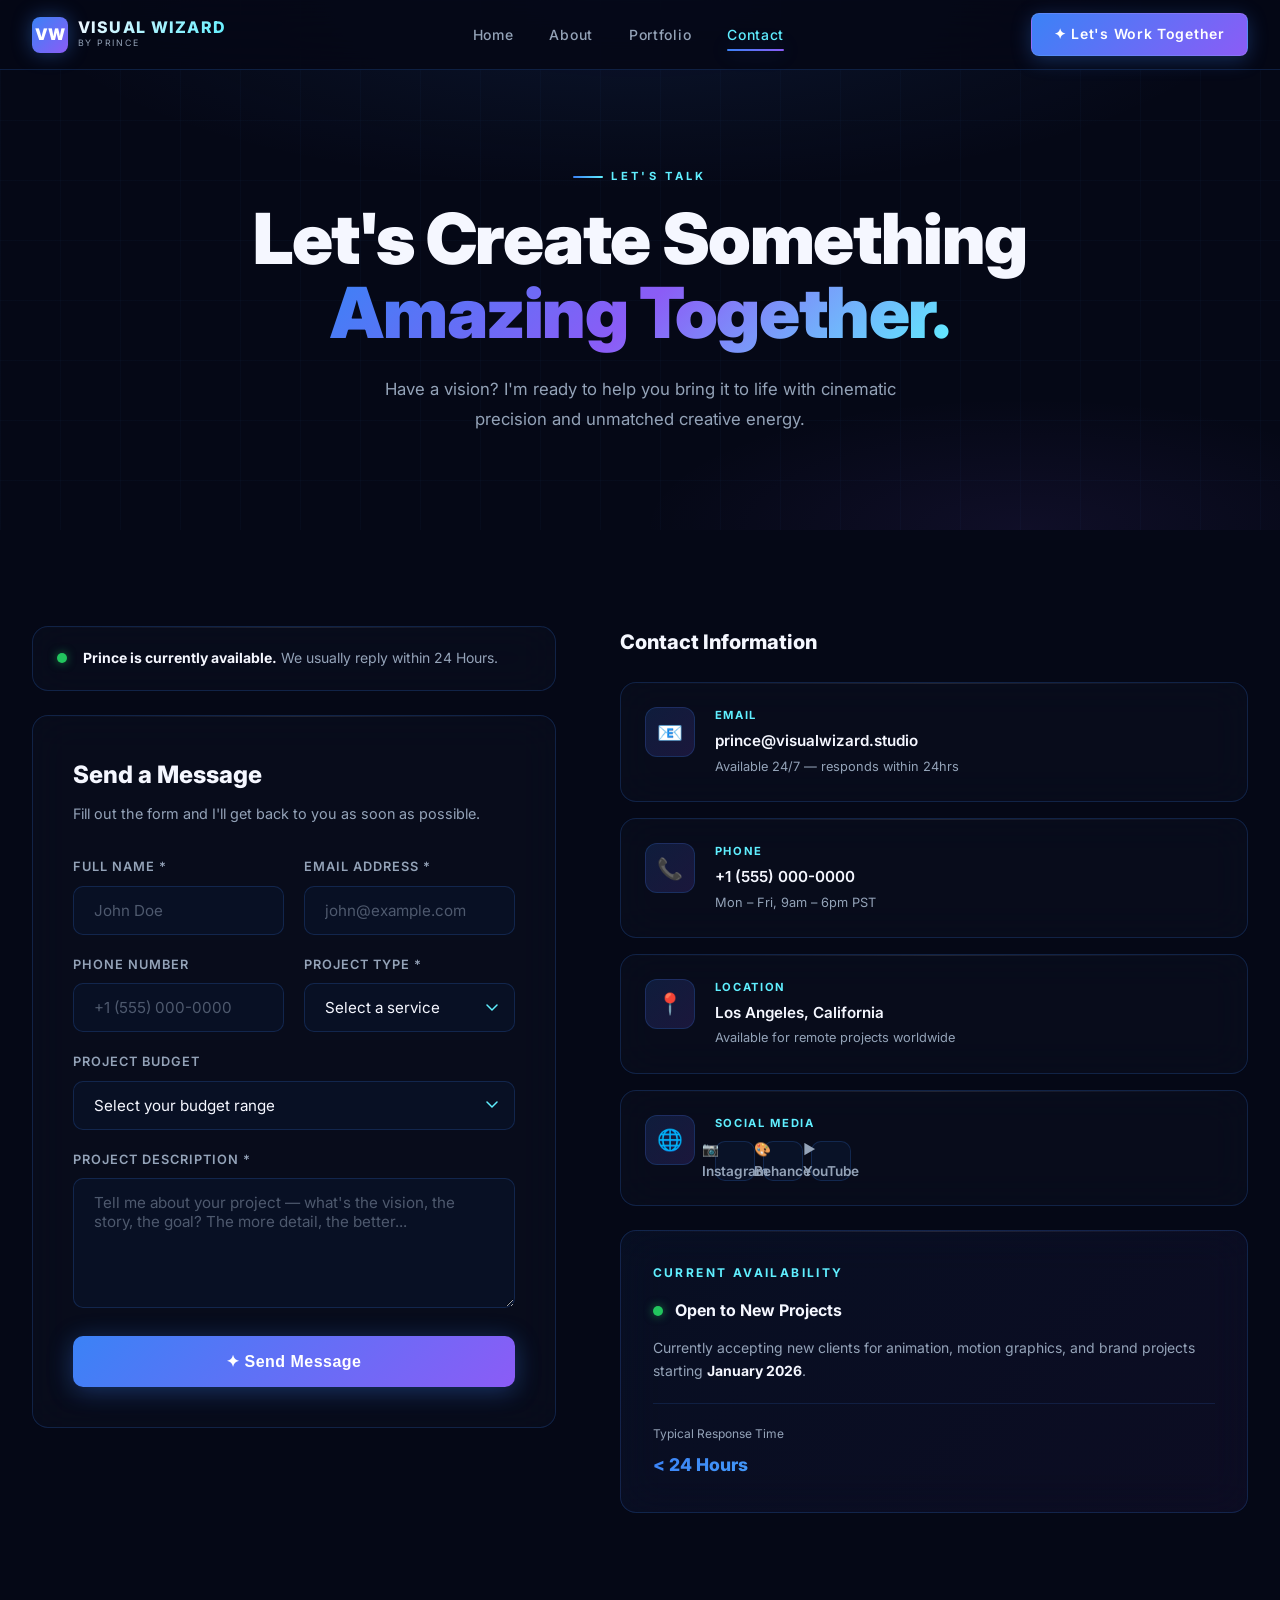
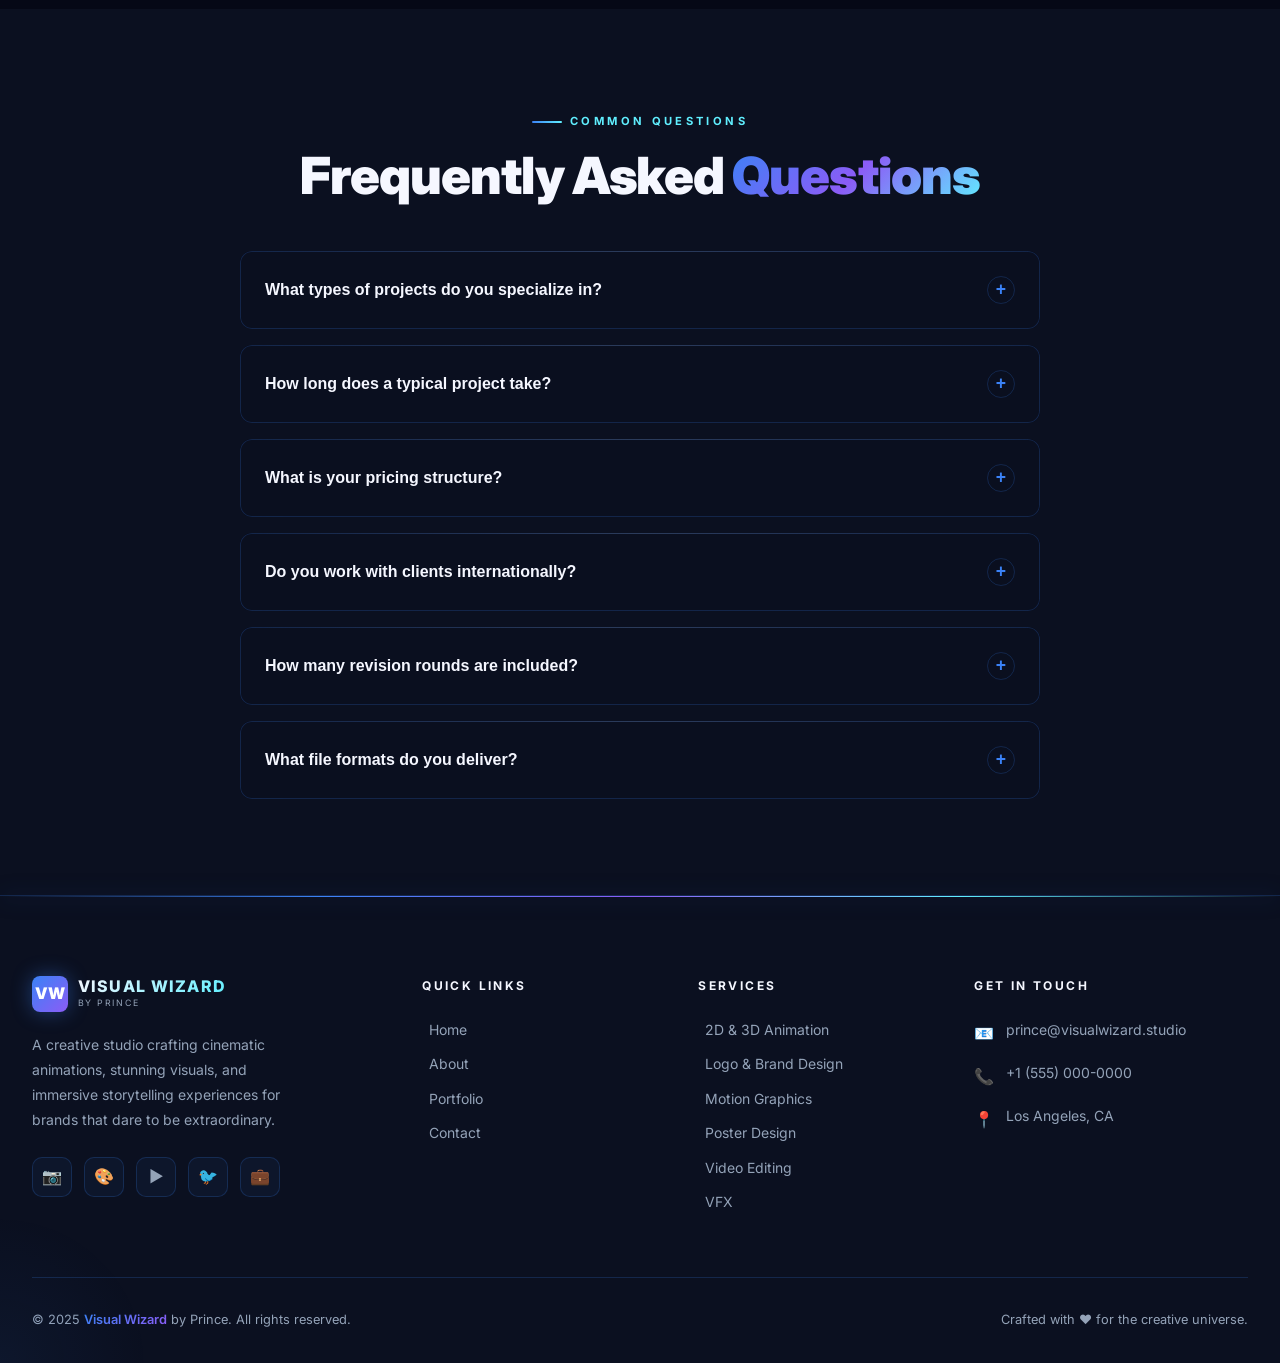
<file: contact.html>
<!DOCTYPE html>
<html lang="en">
<head>
  <meta charset="UTF-8">
  <meta name="viewport" content="width=device-width, initial-scale=1.0">
  <title>Contact — Visual Wizard | Prince</title>
  <meta name="description" content="Get in touch with Prince — Visual Wizard Creative Studio. Let's create something extraordinary together.">
  <link rel="stylesheet" href="style.css">
  <link href="https://fonts.googleapis.com/css2?family=Inter:wght@300;400;500;600;700;800;900&display=swap" rel="stylesheet">
</head>
<body>

<!-- LOADER -->
<div id="loader">
  <div class="loader-logo">VISUAL WIZARD</div>
  <div class="loader-bar-wrap"><div class="loader-bar"></div></div>
  <div class="loader-text">Opening Communications...</div>
</div>

<!-- NAVBAR -->
<nav>
  <a href="index.html" class="nav-logo">
    <div class="nav-logo-icon">VW</div>
    <div>
      <div class="nav-logo-text">VISUAL WIZARD</div>
      <span class="nav-logo-sub">by Prince</span>
    </div>
  </a>
  <ul class="nav-links">
    <li><a href="index.html">Home</a></li>
    <li><a href="about.html">About</a></li>
    <li><a href="portfolio.html">Portfolio</a></li>
    <li><a href="contact.html" class="active">Contact</a></li>
  </ul>
  <a href="contact.html" class="nav-cta">✦ Let's Work Together</a>
  <button class="hamburger" aria-label="Menu">
    <span></span><span></span><span></span>
  </button>
</nav>
<div class="mobile-menu">
  <a href="index.html">Home</a>
  <a href="about.html">About</a>
  <a href="portfolio.html">Portfolio</a>
  <a href="contact.html" class="active">Contact</a>
  <a href="contact.html" class="nav-cta">✦ Let's Work Together</a>
</div>

<!-- PAGE HERO -->
<div class="page-hero">
  <div class="page-hero-bg"></div>
  <div class="page-hero-grid"></div>
  <div style="position:relative;z-index:1;max-width:900px;margin:0 auto;text-align:center;">
    <div class="section-label" style="justify-content:center;">Let's Talk</div>
    <h1 class="section-title" style="font-size:clamp(2rem,5.5vw,4.5rem);margin-bottom:1.5rem;line-height:1.05;">
      Let's Create Something<br><span class="highlight">Amazing Together.</span>
    </h1>
    <p style="color:var(--gray);font-size:1.05rem;max-width:580px;margin:0 auto;line-height:1.8;">
      Have a vision? I'm ready to help you bring it to life with cinematic precision and unmatched creative energy.
    </p>
  </div>
</div>

<!-- CONTACT SECTION -->
<section>
  <div class="section-container">
    <div class="contact-grid">

      <!-- LEFT: Form -->
      <div>
        <!-- Reply Badge -->
        <div class="glass-card reply-badge anim-fadeup" style="margin-bottom:1.5rem;">
          <div class="reply-dot"></div>
          <div class="reply-text"><strong>Prince is currently available.</strong> We usually reply within 24 Hours.</div>
        </div>

        <!-- Contact Form -->
        <div class="glass-card contact-form anim-fadeup anim-delay-1">
          <div style="margin-bottom:2rem;">
            <h2 style="font-size:1.5rem;font-weight:800;margin-bottom:0.5rem;">Send a Message</h2>
            <p style="color:var(--gray);font-size:0.9rem;">Fill out the form and I'll get back to you as soon as possible.</p>
          </div>

          <form id="contact-form" novalidate>
            <div class="form-row">
              <div class="form-group">
                <label class="form-label">Full Name *</label>
                <input type="text" class="form-input" placeholder="John Doe" required>
              </div>
              <div class="form-group">
                <label class="form-label">Email Address *</label>
                <input type="email" class="form-input" placeholder="john@example.com" required>
              </div>
            </div>

            <div class="form-row">
              <div class="form-group">
                <label class="form-label">Phone Number</label>
                <input type="tel" class="form-input" placeholder="+1 (555) 000-0000">
              </div>
              <div class="form-group">
                <label class="form-label">Project Type *</label>
                <select class="form-select" required>
                  <option value="" disabled selected>Select a service</option>
                  <option value="animation">2D & 3D Animation</option>
                  <option value="branding">Logo & Brand Design</option>
                  <option value="motion">Motion Graphics</option>
                  <option value="poster">Poster & Key Visuals</option>
                  <option value="editing">Video Editing</option>
                  <option value="vfx">VFX</option>
                  <option value="other">Other</option>
                </select>
              </div>
            </div>

            <div class="form-group">
              <label class="form-label">Project Budget</label>
              <select class="form-select">
                <option value="" disabled selected>Select your budget range</option>
                <option>Under $500</option>
                <option>$500 – $1,000</option>
                <option>$1,000 – $2,500</option>
                <option>$2,500 – $5,000</option>
                <option>$5,000 – $10,000</option>
                <option>$10,000+</option>
              </select>
            </div>

            <div class="form-group">
              <label class="form-label">Project Description *</label>
              <textarea class="form-textarea" placeholder="Tell me about your project — what's the vision, the story, the goal? The more detail, the better..." required></textarea>
            </div>

            <button type="submit" class="btn-primary" style="width:100%;justify-content:center;padding:1rem;font-size:1rem;">
              ✦ Send Message
            </button>
          </form>

          <!-- Success Message -->
          <div id="form-success" style="display:none;text-align:center;padding:2rem;background:rgba(34,197,94,0.08);border:1px solid rgba(34,197,94,0.3);border-radius:12px;margin-top:1.5rem;">
            <div style="font-size:2rem;margin-bottom:0.75rem;">🚀</div>
            <div style="font-size:1.1rem;font-weight:700;margin-bottom:0.5rem;">Message Sent!</div>
            <div style="color:var(--gray);font-size:0.9rem;">Thank you for reaching out. I'll get back to you within 24 hours.</div>
          </div>
        </div>
      </div>

      <!-- RIGHT: Info Cards -->
      <div class="anim-fadeup anim-delay-2">
        <h3 style="font-size:1.25rem;font-weight:800;margin-bottom:1.5rem;">Contact Information</h3>

        <div class="contact-info-cards">
          <div class="glass-card info-card">
            <div class="info-icon">📧</div>
            <div>
              <div class="info-label">Email</div>
              <div class="info-value">prince@visualwizard.studio</div>
              <div class="info-sub">Available 24/7 — responds within 24hrs</div>
            </div>
          </div>
          <div class="glass-card info-card">
            <div class="info-icon">📞</div>
            <div>
              <div class="info-label">Phone</div>
              <div class="info-value">+1 (555) 000-0000</div>
              <div class="info-sub">Mon – Fri, 9am – 6pm PST</div>
            </div>
          </div>
          <div class="glass-card info-card">
            <div class="info-icon">📍</div>
            <div>
              <div class="info-label">Location</div>
              <div class="info-value">Los Angeles, California</div>
              <div class="info-sub">Available for remote projects worldwide</div>
            </div>
          </div>
          <div class="glass-card info-card">
            <div class="info-icon">🌐</div>
            <div>
              <div class="info-label">Social Media</div>
              <div class="info-value" style="display:flex;gap:0.5rem;margin-top:0.5rem;flex-wrap:wrap;">
                <a href="#" class="social-btn" style="font-size:0.85rem;">📷 Instagram</a>
                <a href="#" class="social-btn" style="font-size:0.85rem;">🎨 Behance</a>
                <a href="#" class="social-btn" style="font-size:0.85rem;">▶ YouTube</a>
              </div>
            </div>
          </div>
        </div>

        <!-- Availability Card -->
        <div class="glass-card anim-fadeup anim-delay-3" style="padding:2rem;margin-top:1.5rem;background:linear-gradient(135deg,rgba(59,130,246,0.06),rgba(139,92,246,0.06));">
          <div style="font-size:0.75rem;letter-spacing:0.2em;color:var(--cyan);text-transform:uppercase;font-weight:700;margin-bottom:1rem;">Current Availability</div>
          <div style="display:flex;align-items:center;gap:0.75rem;margin-bottom:0.75rem;">
            <div style="width:10px;height:10px;border-radius:50%;background:#22c55e;box-shadow:0 0 10px rgba(34,197,94,0.6);animation:pulse 1.5s ease infinite;flex-shrink:0;"></div>
            <div style="font-weight:700;color:var(--white);">Open to New Projects</div>
          </div>
          <p style="color:var(--gray);font-size:0.875rem;line-height:1.7;">Currently accepting new clients for animation, motion graphics, and brand projects starting <strong style="color:var(--white);">January 2026</strong>.</p>
          <div style="margin-top:1.25rem;padding-top:1.25rem;border-top:1px solid rgba(59,130,246,0.15);">
            <div style="font-size:0.75rem;color:var(--gray);margin-bottom:0.5rem;">Typical Response Time</div>
            <div style="font-size:1.1rem;font-weight:800;background:linear-gradient(135deg,var(--blue),var(--cyan));-webkit-background-clip:text;-webkit-text-fill-color:transparent;background-clip:text;">< 24 Hours</div>
          </div>
        </div>
      </div>
    </div>
  </div>
</section>

<!-- FAQ -->
<section style="background:var(--bg-secondary);padding:6rem 2rem;">
  <div class="section-container">
    <div class="text-center anim-fadeup" style="margin-bottom:3rem;">
      <div class="section-label" style="justify-content:center;">Common Questions</div>
      <h2 class="section-title">Frequently Asked <span class="highlight">Questions</span></h2>
    </div>

    <div class="faq-list">

      <div class="faq-item glass-card anim-fadeup anim-delay-1" style="background:transparent;border:none;">
        <button class="faq-question">
          What types of projects do you specialize in?
          <span class="faq-icon">+</span>
        </button>
        <div class="faq-answer">
          <div class="faq-answer-inner">
            I specialize in 2D & 3D animation, motion graphics, VFX compositing, logo and brand design, poster art, and video editing. I love cinematic and anime-inspired projects, but I'm versatile and adaptable to any visual style or creative direction you need.
          </div>
        </div>
      </div>

      <div class="faq-item glass-card anim-fadeup anim-delay-2" style="background:transparent;border:none;">
        <button class="faq-question">
          How long does a typical project take?
          <span class="faq-icon">+</span>
        </button>
        <div class="faq-answer">
          <div class="faq-answer-inner">
            Project timelines vary based on scope and complexity. A logo design may take 3–7 days, while a full animated short film could take 4–12 weeks. I always provide a detailed timeline estimate during our initial consultation so you know exactly what to expect.
          </div>
        </div>
      </div>

      <div class="faq-item glass-card anim-fadeup anim-delay-3" style="background:transparent;border:none;">
        <button class="faq-question">
          What is your pricing structure?
          <span class="faq-icon">+</span>
        </button>
        <div class="faq-answer">
          <div class="faq-answer-inner">
            Pricing is project-based and depends on the scope, complexity, and timeline of your project. I offer transparent quotes with no hidden fees. Fill out the contact form with your project details, and I'll provide a custom quote within 24 hours.
          </div>
        </div>
      </div>

      <div class="faq-item glass-card anim-fadeup anim-delay-4" style="background:transparent;border:none;">
        <button class="faq-question">
          Do you work with clients internationally?
          <span class="faq-icon">+</span>
        </button>
        <div class="faq-answer">
          <div class="faq-answer-inner">
            Absolutely! I work with clients worldwide. My studio operates remotely, and I'm comfortable collaborating across time zones through video calls, project management tools, and clear communication channels. Distance is never a barrier to great creative work.
          </div>
        </div>
      </div>

      <div class="faq-item glass-card anim-fadeup anim-delay-5" style="background:transparent;border:none;">
        <button class="faq-question">
          How many revision rounds are included?
          <span class="faq-icon">+</span>
        </button>
        <div class="faq-answer">
          <div class="faq-answer-inner">
            Most projects include 2–3 revision rounds to ensure you're completely satisfied with the result. I encourage open communication throughout the process, so we catch any adjustments early. Additional revisions beyond the agreed rounds are available at a reasonable hourly rate.
          </div>
        </div>
      </div>

      <div class="faq-item glass-card anim-fadeup anim-delay-6" style="background:transparent;border:none;">
        <button class="faq-question">
          What file formats do you deliver?
          <span class="faq-icon">+</span>
        </button>
        <div class="faq-answer">
          <div class="faq-answer-inner">
            I deliver all final assets in your preferred formats. For animation: MP4, MOV, ProRes, GIF. For design: AI, PSD, PDF, PNG, SVG. For video: H.264, H.265, ProRes. You'll always receive full-resolution, ready-to-use files plus source files upon final payment.
          </div>
        </div>
      </div>

    </div>
  </div>
</section>

<!-- FOOTER -->
<footer>
  <div class="footer-grid">
    <div class="footer-brand">
      <a href="index.html" class="nav-logo" style="margin-bottom:1.25rem;display:inline-flex;">
        <div class="nav-logo-icon">VW</div>
        <div>
          <div class="nav-logo-text">VISUAL WIZARD</div>
          <span class="nav-logo-sub">by Prince</span>
        </div>
      </a>
      <p class="footer-bio">A creative studio crafting cinematic animations, stunning visuals, and immersive storytelling experiences for brands that dare to be extraordinary.</p>
      <div class="footer-socials">
        <a href="#" class="social-btn">📷</a>
        <a href="#" class="social-btn">🎨</a>
        <a href="#" class="social-btn">▶</a>
        <a href="#" class="social-btn">🐦</a>
        <a href="#" class="social-btn">💼</a>
      </div>
    </div>
    <div>
      <div class="footer-col-title">Quick Links</div>
      <div class="footer-links">
        <a href="index.html" class="footer-link">Home</a>
        <a href="about.html" class="footer-link">About</a>
        <a href="portfolio.html" class="footer-link">Portfolio</a>
        <a href="contact.html" class="footer-link">Contact</a>
      </div>
    </div>
    <div>
      <div class="footer-col-title">Services</div>
      <div class="footer-links">
        <a href="#" class="footer-link">2D & 3D Animation</a>
        <a href="#" class="footer-link">Logo & Brand Design</a>
        <a href="#" class="footer-link">Motion Graphics</a>
        <a href="#" class="footer-link">Poster Design</a>
        <a href="#" class="footer-link">Video Editing</a>
        <a href="#" class="footer-link">VFX</a>
      </div>
    </div>
    <div>
      <div class="footer-col-title">Get in Touch</div>
      <div class="footer-contact-item">
        <span class="footer-contact-icon">📧</span>
        <div class="footer-contact-text">prince@visualwizard.studio</div>
      </div>
      <div class="footer-contact-item">
        <span class="footer-contact-icon">📞</span>
        <div class="footer-contact-text">+1 (555) 000-0000</div>
      </div>
      <div class="footer-contact-item">
        <span class="footer-contact-icon">📍</span>
        <div class="footer-contact-text">Los Angeles, CA</div>
      </div>
    </div>
  </div>
  <div class="footer-bottom">
    <div class="footer-copy">© 2025 <span>Visual Wizard</span> by Prince. All rights reserved.</div>
    <div class="footer-copy">Crafted with ❤️ for the creative universe.</div>
  </div>
</footer>

<script>
  // FAQ Accordion
  document.querySelectorAll('.faq-question').forEach(btn => {
    btn.addEventListener('click', () => {
      const answer = btn.nextElementSibling;
      const isOpen = btn.classList.contains('open');
      document.querySelectorAll('.faq-question').forEach(b => {
        b.classList.remove('open');
        b.nextElementSibling.classList.remove('open');
      });
      if (!isOpen) {
        btn.classList.add('open');
        answer.classList.add('open');
      }
    });
  });

  // Contact Form
  document.getElementById('contact-form')?.addEventListener('submit', (e) => {
    e.preventDefault();
    const btn = e.target.querySelector('button[type="submit"]');
    btn.textContent = '⏳ Sending...';
    btn.disabled = true;
    setTimeout(() => {
      e.target.style.display = 'none';
      document.getElementById('form-success').style.display = 'block';
    }, 1500);
  });

  // Scroll animations
  const obs = new IntersectionObserver((entries) => {
    entries.forEach(e => { if(e.isIntersecting) e.target.classList.add('visible'); });
  }, { threshold: 0.1 });
  document.querySelectorAll('.anim-fadeup').forEach(el => obs.observe(el));
</script>
<button class="scroll-top" id="scrollTop">↑</button>
<script>
  const scrollTopBtn = document.getElementById('scrollTop');
  window.addEventListener('scroll', () => scrollTopBtn?.classList.toggle('visible', window.scrollY > 400));
  scrollTopBtn?.addEventListener('click', () => window.scrollTo({ top: 0, behavior: 'smooth' }));
</script>
<script src="script.js"></script>
</body>
</html>
</file>
<file: style.css>
.video-box{
  width:100%;
  height:400px;
  border-radius:20px;
  overflow:hidden;
  background:#111;
  border:1px solid rgba(255,255,255,0.1);
}

.video-box iframe{
  width:100%;
  height:100%;
  border:none;
}/* ========== VISUAL WIZARD - CINEMATIC PORTFOLIO CSS ========== */

/* ===== CSS VARIABLES ===== */
:root {
  --bg-primary: #050816;
  --bg-secondary: #0B1020;
  --bg-card: rgba(11, 16, 32, 0.8);
  --blue: #3B82F6;
  --purple: #8B5CF6;
  --cyan: #60EFFF;
  --white: #F5F7FF;
  --gray: #94A3B8;
  --border: rgba(59, 130, 246, 0.2);
  --glow-blue: 0 0 20px rgba(59, 130, 246, 0.4);
  --glow-purple: 0 0 20px rgba(139, 92, 246, 0.4);
  --glow-cyan: 0 0 20px rgba(96, 239, 255, 0.4);
  --font-main: 'Inter', 'Segoe UI', sans-serif;
  --transition: all 0.3s cubic-bezier(0.4, 0, 0.2, 1);
}

/* ===== GLOBAL RESET ===== */
*, *::before, *::after { margin: 0; padding: 0; box-sizing: border-box; }

html { scroll-behavior: smooth; overflow-x: hidden; }

body {
  font-family: var(--font-main);
  background-color: var(--bg-primary);
  color: var(--white);
  overflow-x: hidden;
  line-height: 1.6;
}

/* ===== LOADING SCREEN ===== */
#loader {
  position: fixed;
  inset: 0;
  background: var(--bg-primary);
  display: flex;
  flex-direction: column;
  align-items: center;
  justify-content: center;
  z-index: 9999;
  transition: opacity 0.6s ease, visibility 0.6s ease;
}
#loader.hidden { opacity: 0; visibility: hidden; }
.loader-logo {
  font-size: 2.5rem;
  font-weight: 900;
  letter-spacing: 0.15em;
  background: linear-gradient(135deg, var(--blue), var(--purple), var(--cyan));
  -webkit-background-clip: text;
  -webkit-text-fill-color: transparent;
  background-clip: text;
  margin-bottom: 2rem;
  animation: pulse 1.5s ease-in-out infinite;
}
.loader-bar-wrap {
  width: 220px;
  height: 3px;
  background: rgba(59,130,246,0.15);
  border-radius: 999px;
  overflow: hidden;
}
.loader-bar {
  height: 100%;
  background: linear-gradient(90deg, var(--blue), var(--purple), var(--cyan));
  border-radius: 999px;
  animation: loadBar 2s ease-in-out forwards;
}
.loader-text {
  margin-top: 1rem;
  font-size: 0.75rem;
  letter-spacing: 0.3em;
  color: var(--gray);
  text-transform: uppercase;
  animation: fadeInUp 0.8s ease 0.3s both;
}
@keyframes loadBar { from { width: 0; } to { width: 100%; } }
@keyframes pulse { 0%,100%{opacity:1;} 50%{opacity:0.6;} }

/* ===== SCROLLBAR ===== */
::-webkit-scrollbar { width: 6px; }
::-webkit-scrollbar-track { background: var(--bg-secondary); }
::-webkit-scrollbar-thumb { background: linear-gradient(var(--blue), var(--purple)); border-radius: 3px; }

/* ===== NAVBAR ===== */
nav {
  position: fixed;
  top: 0; left: 0; right: 0;
  z-index: 1000;
  padding: 0 2rem;
  height: 70px;
  display: flex;
  align-items: center;
  justify-content: space-between;
  background: rgba(5, 8, 22, 0.85);
  backdrop-filter: blur(20px);
  -webkit-backdrop-filter: blur(20px);
  border-bottom: 1px solid var(--border);
  transition: var(--transition);
}
nav.scrolled { background: rgba(5, 8, 22, 0.97); box-shadow: 0 4px 30px rgba(0,0,0,0.5); }

.nav-logo {
  display: flex;
  align-items: center;
  gap: 0.6rem;
  text-decoration: none;
}
.nav-logo-icon {
  width: 36px; height: 36px;
  background: linear-gradient(135deg, var(--blue), var(--purple));
  border-radius: 8px;
  display: flex;
  align-items: center;
  justify-content: center;
  font-size: 1rem;
  font-weight: 900;
  color: #fff;
  box-shadow: var(--glow-blue);
}
.nav-logo-text {
  font-size: 1rem;
  font-weight: 800;
  letter-spacing: 0.08em;
  background: linear-gradient(135deg, var(--white), var(--cyan));
  -webkit-background-clip: text;
  -webkit-text-fill-color: transparent;
  background-clip: text;
  line-height: 1.1;
}
.nav-logo-sub {
  font-size: 0.55rem;
  letter-spacing: 0.2em;
  color: var(--gray);
  text-transform: uppercase;
  display: block;
  -webkit-text-fill-color: var(--gray);
}

.nav-links {
  display: flex;
  align-items: center;
  gap: 0.25rem;
  list-style: none;
}
.nav-links a {
  text-decoration: none;
  color: var(--gray);
  font-size: 0.875rem;
  font-weight: 500;
  padding: 0.5rem 1rem;
  border-radius: 6px;
  letter-spacing: 0.05em;
  position: relative;
  transition: var(--transition);
}
.nav-links a::after {
  content: '';
  position: absolute;
  bottom: 0; left: 50%; right: 50%;
  height: 2px;
  background: linear-gradient(90deg, var(--blue), var(--purple));
  border-radius: 1px;
  transition: var(--transition);
  box-shadow: var(--glow-blue);
}
.nav-links a:hover, .nav-links a.active {
  color: var(--white);
}
.nav-links a:hover::after, .nav-links a.active::after {
  left: 1rem; right: 1rem;
}
.nav-links a.active { color: var(--cyan); }

.nav-cta {
  display: inline-flex;
  align-items: center;
  gap: 0.5rem;
  padding: 0.6rem 1.4rem;
  background: linear-gradient(135deg, var(--blue), var(--purple));
  color: #fff !important;
  text-decoration: none;
  border-radius: 8px;
  font-size: 0.875rem;
  font-weight: 600;
  letter-spacing: 0.05em;
  transition: var(--transition);
  box-shadow: 0 4px 20px rgba(59,130,246,0.3);
  border: 1px solid rgba(255,255,255,0.1);
  white-space: nowrap;
}
.nav-cta:hover {
  transform: translateY(-2px);
  box-shadow: 0 8px 30px rgba(59,130,246,0.5);
}
.nav-cta::after { display: none !important; }

.hamburger {
  display: none;
  flex-direction: column;
  gap: 5px;
  cursor: pointer;
  padding: 5px;
  background: none;
  border: none;
}
.hamburger span {
  display: block;
  width: 24px; height: 2px;
  background: var(--white);
  border-radius: 2px;
  transition: var(--transition);
}
.hamburger.open span:nth-child(1) { transform: translateY(7px) rotate(45deg); }
.hamburger.open span:nth-child(2) { opacity: 0; }
.hamburger.open span:nth-child(3) { transform: translateY(-7px) rotate(-45deg); }

.mobile-menu {
  display: none;
  position: fixed;
  top: 70px; left: 0; right: 0;
  background: rgba(5, 8, 22, 0.98);
  backdrop-filter: blur(20px);
  border-bottom: 1px solid var(--border);
  z-index: 999;
  padding: 1.5rem;
  flex-direction: column;
  gap: 0.5rem;
}
.mobile-menu.open { display: flex; }
.mobile-menu a {
  text-decoration: none;
  color: var(--gray);
  font-size: 1rem;
  font-weight: 500;
  padding: 0.75rem 1rem;
  border-radius: 8px;
  border: 1px solid transparent;
  transition: var(--transition);
}
.mobile-menu a:hover, .mobile-menu a.active {
  color: var(--white);
  border-color: var(--border);
  background: rgba(59,130,246,0.05);
}
.mobile-menu .nav-cta { margin-top: 0.5rem; justify-content: center; }

/* ===== HERO SECTION ===== */
.hero {
  min-height: 100vh;
  display: flex;
  align-items: center;
  padding-top: 70px;
  position: relative;
  overflow: hidden;
}
.hero-bg {
  position: absolute;
  inset: 0;
  background:
    radial-gradient(ellipse 80% 50% at 70% 50%, rgba(139,92,246,0.12) 0%, transparent 60%),
    radial-gradient(ellipse 60% 60% at 20% 80%, rgba(59,130,246,0.1) 0%, transparent 50%),
    radial-gradient(ellipse 40% 40% at 80% 10%, rgba(96,239,255,0.06) 0%, transparent 50%);
}
.hero-grid {
  position: absolute;
  inset: 0;
  background-image:
    linear-gradient(rgba(59,130,246,0.03) 1px, transparent 1px),
    linear-gradient(90deg, rgba(59,130,246,0.03) 1px, transparent 1px);
  background-size: 60px 60px;
}
.hero-particles { position: absolute; inset: 0; pointer-events: none; }
.particle {
  position: absolute;
  border-radius: 50%;
  background: linear-gradient(135deg, var(--blue), var(--cyan));
  opacity: 0.6;
  animation: floatParticle linear infinite;
}

.hero-container {
  width: 100%;
  max-width: 1400px;
  margin: 0 auto;
  padding: 4rem 2rem;
  display: grid;
  grid-template-columns: 1fr 1fr;
  gap: 4rem;
  align-items: center;
  position: relative;
  z-index: 1;
}

.hero-label {
  display: inline-flex;
  align-items: center;
  gap: 0.5rem;
  padding: 0.4rem 1rem;
  border: 1px solid rgba(96,239,255,0.3);
  border-radius: 999px;
  background: rgba(96,239,255,0.05);
  font-size: 0.75rem;
  font-weight: 600;
  letter-spacing: 0.15em;
  color: var(--cyan);
  text-transform: uppercase;
  margin-bottom: 1.5rem;
  animation: fadeInUp 0.6s ease both;
}
.label-dot {
  width: 6px; height: 6px;
  border-radius: 50%;
  background: var(--cyan);
  animation: pulse 1.5s ease infinite;
  box-shadow: var(--glow-cyan);
}

.hero-title {
  font-size: clamp(2.5rem, 5vw, 4.5rem);
  font-weight: 900;
  line-height: 1.05;
  letter-spacing: -0.02em;
  margin-bottom: 1.5rem;
  animation: fadeInUp 0.6s ease 0.1s both;
}
.hero-title .highlight {
  background: linear-gradient(135deg, var(--blue), var(--purple), var(--cyan));
  -webkit-background-clip: text;
  -webkit-text-fill-color: transparent;
  background-clip: text;
}

.hero-desc {
  font-size: 1.1rem;
  color: var(--gray);
  line-height: 1.8;
  max-width: 520px;
  margin-bottom: 2.5rem;
  animation: fadeInUp 0.6s ease 0.2s both;
}

.hero-btns {
  display: flex;
  gap: 1rem;
  flex-wrap: wrap;
  animation: fadeInUp 0.6s ease 0.3s both;
}

/* ===== BUTTONS ===== */
.btn-primary {
  display: inline-flex;
  align-items: center;
  gap: 0.5rem;
  padding: 0.85rem 2rem;
  background: linear-gradient(135deg, var(--blue), var(--purple));
  color: #fff;
  text-decoration: none;
  border-radius: 10px;
  font-size: 0.95rem;
  font-weight: 700;
  letter-spacing: 0.03em;
  border: none;
  cursor: pointer;
  transition: var(--transition);
  box-shadow: 0 4px 25px rgba(59,130,246,0.35);
  position: relative;
  overflow: hidden;
}
.btn-primary::before {
  content: '';
  position: absolute;
  inset: 0;
  background: linear-gradient(135deg, rgba(255,255,255,0.1), transparent);
  opacity: 0;
  transition: var(--transition);
}
.btn-primary:hover { transform: translateY(-3px); box-shadow: 0 10px 40px rgba(59,130,246,0.5); }
.btn-primary:hover::before { opacity: 1; }

.btn-secondary {
  display: inline-flex;
  align-items: center;
  gap: 0.5rem;
  padding: 0.85rem 2rem;
  background: transparent;
  color: var(--white);
  text-decoration: none;
  border-radius: 10px;
  font-size: 0.95rem;
  font-weight: 600;
  letter-spacing: 0.03em;
  border: 1px solid rgba(59,130,246,0.4);
  cursor: pointer;
  transition: var(--transition);
  backdrop-filter: blur(10px);
}
.btn-secondary:hover {
  border-color: var(--blue);
  background: rgba(59,130,246,0.1);
  transform: translateY(-3px);
  box-shadow: var(--glow-blue);
}
.btn-icon {
  width: 38px; height: 38px;
  border-radius: 50%;
  background: linear-gradient(135deg, var(--blue), var(--purple));
  display: flex;
  align-items: center;
  justify-content: center;
  font-size: 0.9rem;
  box-shadow: var(--glow-blue);
}

/* ===== HERO IMAGE FRAME ===== */
.hero-visual {
  position: relative;
  animation: fadeInUp 0.8s ease 0.4s both;
}
.hero-frame {
  position: relative;
  border-radius: 20px;
  overflow: hidden;
  aspect-ratio: 4/5;
  background: linear-gradient(135deg, rgba(59,130,246,0.1), rgba(139,92,246,0.1));
  border: 1px solid rgba(59,130,246,0.3);
  box-shadow: 0 0 60px rgba(59,130,246,0.2), 0 0 120px rgba(139,92,246,0.1);
}
.hero-frame img {
  width: 100%; height: 100%;
  object-fit: cover;
  display: block;
}
.hero-frame-overlay {
  position: absolute;
  inset: 0;
  background: linear-gradient(to top, rgba(5,8,22,0.7) 0%, transparent 50%);
}
.hero-frame-border {
  position: absolute;
  inset: -1px;
  border-radius: 21px;
  padding: 1px;
  background: linear-gradient(135deg, var(--blue), var(--purple), transparent, var(--cyan));
  -webkit-mask: linear-gradient(#fff 0 0) content-box, linear-gradient(#fff 0 0);
  -webkit-mask-composite: xor;
  mask-composite: exclude;
  pointer-events: none;
  opacity: 0.6;
}
.hero-badge {
  position: absolute;
  bottom: 1.5rem; left: 1.5rem;
  padding: 0.6rem 1.2rem;
  background: rgba(5,8,22,0.9);
  backdrop-filter: blur(10px);
  border: 1px solid var(--border);
  border-radius: 10px;
  font-size: 0.8rem;
  font-weight: 600;
  color: var(--cyan);
  letter-spacing: 0.05em;
}
.hero-badge span { color: var(--white); }
.hero-orb {
  position: absolute;
  border-radius: 50%;
  filter: blur(30px);
  pointer-events: none;
}
.hero-orb-1 { width: 200px; height: 200px; background: rgba(59,130,246,0.15); top: -50px; right: -50px; }
.hero-orb-2 { width: 150px; height: 150px; background: rgba(139,92,246,0.15); bottom: -30px; left: -30px; }

/* ===== SLIDER ===== */
.slider-dots {
  display: flex;
  gap: 0.5rem;
  margin-top: 2rem;
  align-items: center;
}
.slider-dot {
  width: 8px; height: 8px;
  border-radius: 50%;
  background: rgba(255,255,255,0.2);
  cursor: pointer;
  transition: var(--transition);
  border: none;
}
.slider-dot.active {
  background: var(--blue);
  box-shadow: var(--glow-blue);
  width: 24px;
  border-radius: 4px;
}
.slider-arrows {
  display: flex;
  gap: 0.75rem;
  margin-top: 1.5rem;
}
.slider-arrow {
  width: 44px; height: 44px;
  border-radius: 50%;
  border: 1px solid var(--border);
  background: transparent;
  color: var(--white);
  cursor: pointer;
  display: flex;
  align-items: center;
  justify-content: center;
  font-size: 1rem;
  transition: var(--transition);
  backdrop-filter: blur(10px);
}
.slider-arrow:hover {
  border-color: var(--blue);
  background: rgba(59,130,246,0.1);
  box-shadow: var(--glow-blue);
}

/* ===== SHOWCASE STRIP ===== */
.showcase {
  padding: 3rem 0;
  overflow: hidden;
  position: relative;
}
.showcase::before, .showcase::after {
  content: '';
  position: absolute;
  top: 0; bottom: 0;
  width: 150px;
  z-index: 2;
  pointer-events: none;
}
.showcase::before { left: 0; background: linear-gradient(to right, var(--bg-primary), transparent); }
.showcase::after { right: 0; background: linear-gradient(to left, var(--bg-primary), transparent); }

.showcase-label {
  text-align: center;
  font-size: 0.7rem;
  letter-spacing: 0.3em;
  color: var(--gray);
  text-transform: uppercase;
  margin-bottom: 2rem;
}
.showcase-track {
  display: flex;
  gap: 1.5rem;
  animation: scrollTrack 30s linear infinite;
  width: max-content;
}
.showcase-track:hover { animation-play-state: paused; }
.showcase-card {
  flex-shrink: 0;
  width: 280px;
  height: 180px;
  border-radius: 14px;
  overflow: hidden;
  position: relative;
  border: 1px solid var(--border);
  cursor: pointer;
  transition: var(--transition);
}
.showcase-card:hover { transform: scale(1.03); box-shadow: 0 10px 40px rgba(59,130,246,0.3); border-color: rgba(59,130,246,0.5); }
.showcase-card img { width: 100%; height: 100%; object-fit: cover; transition: transform 0.5s ease; }
.showcase-card:hover img { transform: scale(1.08); }
.showcase-card-overlay {
  position: absolute;
  inset: 0;
  background: linear-gradient(to top, rgba(5,8,22,0.85) 0%, rgba(5,8,22,0.2) 60%);
  display: flex;
  align-items: flex-end;
  padding: 1rem;
}
.showcase-card-title { font-size: 0.9rem; font-weight: 700; letter-spacing: 0.05em; }
.showcase-card-tag { font-size: 0.7rem; color: var(--cyan); margin-top: 0.1rem; letter-spacing: 0.1em; }

@keyframes scrollTrack { from { transform: translateX(0); } to { transform: translateX(-50%); } }

/* ===== SECTION STYLES ===== */
section { padding: 6rem 2rem; }
.section-container { max-width: 1400px; margin: 0 auto; }
.section-label {
  display: inline-flex;
  align-items: center;
  gap: 0.5rem;
  font-size: 0.7rem;
  letter-spacing: 0.3em;
  color: var(--cyan);
  text-transform: uppercase;
  font-weight: 700;
  margin-bottom: 1rem;
}
.section-label::before {
  content: '';
  display: inline-block;
  width: 30px; height: 2px;
  background: linear-gradient(90deg, var(--blue), var(--cyan));
  border-radius: 1px;
}
.section-title {
  font-size: clamp(2rem, 4vw, 3.5rem);
  font-weight: 900;
  line-height: 1.1;
  letter-spacing: -0.02em;
  margin-bottom: 1rem;
}
.section-title .highlight {
  background: linear-gradient(135deg, var(--blue), var(--purple), var(--cyan));
  -webkit-background-clip: text;
  -webkit-text-fill-color: transparent;
  background-clip: text;
}
.section-desc { font-size: 1.05rem; color: var(--gray); max-width: 600px; line-height: 1.8; margin-bottom: 4rem; }
.text-center { text-align: center; }
.text-center .section-desc { margin: 0 auto 4rem; }
.section-divider {
  height: 1px;
  background: linear-gradient(90deg, transparent, rgba(59,130,246,0.3), rgba(139,92,246,0.3), transparent);
  margin: 0;
}

/* ===== GLASS CARD ===== */
.glass-card {
  background: rgba(11, 16, 32, 0.6);
  backdrop-filter: blur(20px);
  -webkit-backdrop-filter: blur(20px);
  border: 1px solid var(--border);
  border-radius: 16px;
  transition: var(--transition);
  position: relative;
  overflow: hidden;
}
.glass-card::before {
  content: '';
  position: absolute;
  top: 0; left: 0; right: 0;
  height: 1px;
  background: linear-gradient(90deg, transparent, rgba(255,255,255,0.1), transparent);
}
.glass-card:hover {
  border-color: rgba(59,130,246,0.4);
  box-shadow: 0 20px 60px rgba(0,0,0,0.4), 0 0 30px rgba(59,130,246,0.1);
  transform: translateY(-5px);
}

/* ===== SERVICES GRID ===== */
.services-grid {
  display: grid;
  grid-template-columns: repeat(auto-fit, minmax(300px, 1fr));
  gap: 1.5rem;
}
.service-card {
  padding: 2.5rem;
}
.service-icon {
  width: 60px; height: 60px;
  border-radius: 14px;
  background: linear-gradient(135deg, rgba(59,130,246,0.15), rgba(139,92,246,0.15));
  border: 1px solid rgba(59,130,246,0.2);
  display: flex;
  align-items: center;
  justify-content: center;
  font-size: 1.6rem;
  margin-bottom: 1.5rem;
  transition: var(--transition);
}
.service-card:hover .service-icon {
  background: linear-gradient(135deg, rgba(59,130,246,0.3), rgba(139,92,246,0.3));
  box-shadow: 0 0 30px rgba(59,130,246,0.3);
  transform: scale(1.1);
}
.service-title { font-size: 1.2rem; font-weight: 700; margin-bottom: 0.75rem; }
.service-desc { font-size: 0.9rem; color: var(--gray); line-height: 1.7; margin-bottom: 1rem; }
.service-tags { display: flex; flex-wrap: wrap; gap: 0.4rem; }
.service-tag {
  font-size: 0.7rem;
  padding: 0.25rem 0.6rem;
  border-radius: 999px;
  background: rgba(59,130,246,0.1);
  border: 1px solid rgba(59,130,246,0.2);
  color: var(--cyan);
  letter-spacing: 0.05em;
}

/* ===== PROCESS SECTION ===== */
.process-bg {
  background:
    radial-gradient(ellipse 60% 40% at 50% 50%, rgba(59,130,246,0.06) 0%, transparent 60%);
}
.process-steps {
  display: grid;
  grid-template-columns: repeat(3, 1fr);
  gap: 2rem;
  position: relative;
  margin-top: 3rem;
}
.process-steps::before {
  content: '';
  position: absolute;
  top: 50px; left: calc(16.67% + 1rem); right: calc(16.67% + 1rem);
  height: 1px;
  background: linear-gradient(90deg, var(--blue), var(--purple), var(--cyan));
  box-shadow: 0 0 10px rgba(59,130,246,0.5);
}
.process-step {
  padding: 2.5rem;
  text-align: center;
}
.process-num {
  font-size: 0.75rem;
  letter-spacing: 0.3em;
  color: var(--blue);
  font-weight: 700;
  margin-bottom: 1rem;
}
.process-icon-wrap {
  width: 80px; height: 80px;
  border-radius: 50%;
  background: linear-gradient(135deg, rgba(59,130,246,0.15), rgba(139,92,246,0.15));
  border: 2px solid rgba(59,130,246,0.3);
  display: flex;
  align-items: center;
  justify-content: center;
  font-size: 2rem;
  margin: 0 auto 1.5rem;
  box-shadow: 0 0 30px rgba(59,130,246,0.2);
  transition: var(--transition);
}
.process-step:hover .process-icon-wrap {
  box-shadow: 0 0 50px rgba(59,130,246,0.4);
  transform: scale(1.05);
}
.process-step-title { font-size: 1.2rem; font-weight: 700; margin-bottom: 0.75rem; }
.process-step-desc { font-size: 0.9rem; color: var(--gray); line-height: 1.7; }

/* ===== STATS ===== */
.stats-bg { background: var(--bg-secondary); }
.stats-grid { display: grid; grid-template-columns: repeat(auto-fit, minmax(200px, 1fr)); gap: 2rem; }
.stat-card {
  padding: 2.5rem;
  text-align: center;
}
.stat-num {
  font-size: clamp(2.5rem, 5vw, 4rem);
  font-weight: 900;
  background: linear-gradient(135deg, var(--blue), var(--cyan));
  -webkit-background-clip: text;
  -webkit-text-fill-color: transparent;
  background-clip: text;
  line-height: 1;
  margin-bottom: 0.5rem;
}
.stat-label { font-size: 0.9rem; color: var(--gray); letter-spacing: 0.05em; font-weight: 500; }
.stat-icon { font-size: 2rem; margin-bottom: 1rem; opacity: 0.6; }

/* ===== PORTFOLIO FILTERS ===== */
.filter-wrap { display: flex; gap: 0.75rem; flex-wrap: wrap; margin-bottom: 3rem; }
.filter-btn {
  padding: 0.6rem 1.4rem;
  border-radius: 999px;
  border: 1px solid var(--border);
  background: transparent;
  color: var(--gray);
  font-size: 0.85rem;
  font-weight: 600;
  cursor: pointer;
  transition: var(--transition);
  letter-spacing: 0.05em;
}
.filter-btn:hover, .filter-btn.active {
  background: linear-gradient(135deg, var(--blue), var(--purple));
  color: #fff;
  border-color: transparent;
  box-shadow: 0 4px 20px rgba(59,130,246,0.3);
}

/* ===== PORTFOLIO GRID ===== */
.portfolio-grid {
  display: grid;
  grid-template-columns: repeat(auto-fill, minmax(350px, 1fr));
  gap: 1.5rem;
}
.portfolio-card {
  border-radius: 16px;
  overflow: hidden;
  position: relative;
  aspect-ratio: 16/10;
  cursor: pointer;
  border: 1px solid var(--border);
}
.portfolio-card img {
  width: 100%; height: 100%;
  object-fit: contain;
  transition: transform 0.6s cubic-bezier(0.4,0,0.2,1);
  display: block;
}
.portfolio-card:hover img { transform: scale(1.08); }
.portfolio-overlay {
  position: absolute;
  inset: 0;
  background: linear-gradient(to top, rgba(5,8,22,0.95) 0%, rgba(5,8,22,0.3) 60%, transparent 100%);
  display: flex;
  flex-direction: column;
  justify-content: flex-end;
  padding: 1.5rem;
  opacity: 0.9;
  transition: var(--transition);
pointer-events: none;
}

.portfolio-link{
  pointer-events: auto;
}
.portfolio-card:hover .portfolio-overlay { opacity: 1; }
.portfolio-cat {
  font-size: 0.7rem;
  letter-spacing: 0.2em;
  color: var(--cyan);
  text-transform: uppercase;
  font-weight: 600;
  margin-bottom: 0.4rem;
}
.portfolio-name { font-size: 1.2rem; font-weight: 800; margin-bottom: 0.5rem; letter-spacing: -0.01em; }
.portfolio-link {
  display: inline-flex;
  align-items: center;
  gap: 0.4rem;
  font-size: 0.8rem;
  color: var(--blue);
  font-weight: 600;
  opacity: 0;
  transform: translateY(5px);
  transition: var(--transition);
}
.portfolio-card:hover .portfolio-link { opacity: 1; transform: translateY(0); }
.portfolio-glow {
  position: absolute;
  inset: 0;
  box-shadow: inset 0 0 60px rgba(59,130,246,0.0);
  border-radius: 16px;
  transition: var(--transition);
  pointer-events: none;
}
.portfolio-card:hover .portfolio-glow { box-shadow: inset 0 0 60px rgba(59,130,246,0.15), 0 0 40px rgba(59,130,246,0.2); }

/* ===== CASE STUDY SLIDER ===== */
.case-study { background: var(--bg-secondary); }
.case-slider {
  border-radius: 20px;
  overflow: hidden;
  border: 1px solid var(--border);
  position: relative;
}
.case-slide { display: none; }
.case-slide.active { display: grid; grid-template-columns: 1fr 1fr; }
.case-img {
  position: relative;
  aspect-ratio: 4/3;
  overflow: hidden;border-radius: 40px;
}
.case-img img { width: 100%; height: 100%; object-fit: cover; }
.case-img-overlay {
  position: absolute;
  inset: 0;
  background: linear-gradient(to right, transparent, rgba(11,16,32,0.5));
}
.case-content { padding: 3rem; display: flex; flex-direction: column; justify-content: center; }
.case-tag { font-size: 0.7rem; letter-spacing: 0.2em; color: var(--cyan); text-transform: uppercase; font-weight: 600; margin-bottom: 0.75rem; }
.case-title { font-size: 2rem; font-weight: 900; margin-bottom: 1rem; line-height: 1.2; }
.case-desc { color: var(--gray); line-height: 1.8; margin-bottom: 2rem; }
.case-pipeline { display: flex; gap: 1rem; flex-wrap: wrap; margin-bottom: 2rem; }
.pipeline-step {
  display: flex;
  align-items: center;
  gap: 0.4rem;
  font-size: 0.75rem;
  color: var(--gray);
  padding: 0.4rem 0.8rem;
  border: 1px solid var(--border);
  border-radius: 999px;
}
.pipeline-step span { color: var(--blue); font-size: 1rem; }
.case-nav { display: flex; gap: 1rem; align-items: center; margin-top: auto; }
.case-dots { display: flex; gap: 0.4rem; }

/* ===== ABOUT SECTION ===== */
.about-hero-grid {
  display: grid;
  grid-template-columns: 1fr 1fr;
  gap: 5rem;
  align-items: center;
}
.about-skills { margin-top: 2rem; }
.skill-item { margin-bottom: 1.25rem; }
.skill-label {
  display: flex;
  justify-content: space-between;
  font-size: 0.85rem;
  font-weight: 600;
  margin-bottom: 0.4rem;
}
.skill-label span:last-child { color: var(--cyan); }
.skill-bar { height: 6px; background: rgba(59,130,246,0.1); border-radius: 3px; overflow: hidden; }
.skill-fill {
  height: 100%;
  border-radius: 3px;
  background: linear-gradient(90deg, var(--blue), var(--purple));
  box-shadow: 0 0 10px rgba(59,130,246,0.5);
  width: 0;
  transition: width 1.5s cubic-bezier(0.4,0,0.2,1);
}

/* ===== STORY SECTION ===== */
.story-grid {
  display: grid;
  grid-template-columns: 1fr 1fr;
  gap: 4rem;
  align-items: center;
}
.story-img-wrap {
  position: relative;
  border-radius: 20px;
  overflow: hidden;
  border: 1px solid var(--border);
}
.story-img-wrap img { width: 100%; height: 100%; object-fit: cover; display: block; }
.story-img-glow {
  position: absolute;
  inset: 0;
  background: linear-gradient(135deg, rgba(59,130,246,0.1), rgba(139,92,246,0.05));
  pointer-events: none;
}
.values-list { display: flex; flex-direction: column; gap: 1.25rem; margin-top: 2rem; }
.value-item {
  display: flex;
  align-items: flex-start;
  gap: 1rem;
  padding: 1.25rem;
}
.value-icon {
  width: 44px; height: 44px;
  border-radius: 10px;
  background: linear-gradient(135deg, rgba(59,130,246,0.15), rgba(139,92,246,0.15));
  border: 1px solid rgba(59,130,246,0.2);
  display: flex;
  align-items: center;
  justify-content: center;
  font-size: 1.2rem;
  flex-shrink: 0;
}
.value-title { font-size: 1rem; font-weight: 700; margin-bottom: 0.25rem; }
.value-desc { font-size: 0.875rem; color: var(--gray); line-height: 1.6; }

/* ===== TEAM SECTION ===== */
.team-grid { display: grid; grid-template-columns: repeat(auto-fill, minmax(260px, 1fr)); gap: 1.5rem; }
.team-card { padding: 0; overflow: hidden; text-align: center; }
.team-img-wrap {
  position: relative;
  aspect-ratio: 1;
  overflow: hidden;
}
.team-img-wrap img { width: 100%; height: 100%; object-fit: cover; transition: transform 0.5s ease; }
.team-card:hover .team-img-wrap img { transform: scale(1.05); }
.team-img-overlay {
  position: absolute;
  inset: 0;
  background: linear-gradient(to top, rgba(5,8,22,0.8), transparent);
  display: flex;
  align-items: flex-end;
  justify-content: center;
  padding-bottom: 1rem;
  opacity: 0;
  transition: var(--transition);
}
.team-card:hover .team-img-overlay { opacity: 1; }
.team-socials { display: flex; gap: 0.5rem; }
.team-social {
  width: 36px; height: 36px;
  border-radius: 50%;
  background: rgba(59,130,246,0.2);
  border: 1px solid rgba(59,130,246,0.4);
  display: flex;
  align-items: center;
  justify-content: center;
  font-size: 0.9rem;
  color: var(--white);
  text-decoration: none;
  transition: var(--transition);
}
.team-social:hover { background: var(--blue); }
.team-info { padding: 1.5rem; }
.team-name { font-size: 1.1rem; font-weight: 800; margin-bottom: 0.25rem; }
.team-role { font-size: 0.8rem; color: var(--cyan); letter-spacing: 0.1em; text-transform: uppercase; font-weight: 600; }

/* ===== CONTACT ===== */
.contact-grid {
  display: grid;
  grid-template-columns: 1fr 1.2fr;
  gap: 4rem;
  align-items: start;
}
.contact-form { padding: 2.5rem; }
.form-row { display: grid; grid-template-columns: 1fr 1fr; gap: 1.25rem; }
.form-group { margin-bottom: 1.25rem; }
.form-label {
  display: block;
  font-size: 0.8rem;
  font-weight: 600;
  letter-spacing: 0.08em;
  color: var(--gray);
  text-transform: uppercase;
  margin-bottom: 0.5rem;
}
.form-input, .form-select, .form-textarea {
  width: 100%;
  padding: 0.875rem 1.25rem;
  background: rgba(59,130,246,0.04);
  border: 1px solid var(--border);
  border-radius: 10px;
  color: var(--white);
  font-size: 0.95rem;
  font-family: var(--font-main);
  transition: var(--transition);
  outline: none;
}
.form-input:focus, .form-select:focus, .form-textarea:focus {
  border-color: var(--blue);
  background: rgba(59,130,246,0.08);
  box-shadow: 0 0 20px rgba(59,130,246,0.15);
}
.form-input::placeholder, .form-textarea::placeholder { color: rgba(148,163,184,0.5); }
.form-select { appearance: none; cursor: pointer; }
.form-select option { background: var(--bg-secondary); color: var(--white); }
.form-textarea { resize: vertical; min-height: 130px; }

.contact-info-cards { display: flex; flex-direction: column; gap: 1rem; }
.info-card {
  display: flex;
  align-items: flex-start;
  gap: 1.25rem;
  padding: 1.5rem;
}
.info-icon {
  width: 50px; height: 50px;
  border-radius: 12px;
  background: linear-gradient(135deg, rgba(59,130,246,0.15), rgba(139,92,246,0.15));
  border: 1px solid rgba(59,130,246,0.2);
  display: flex;
  align-items: center;
  justify-content: center;
  font-size: 1.3rem;
  flex-shrink: 0;
}
.info-label { font-size: 0.7rem; color: var(--cyan); font-weight: 700; letter-spacing: 0.15em; text-transform: uppercase; margin-bottom: 0.25rem; }
.info-value { font-size: 0.95rem; color: var(--white); font-weight: 600; }
.info-sub { font-size: 0.8rem; color: var(--gray); margin-top: 0.2rem; }

.reply-badge {
  padding: 1.25rem 1.5rem;
  display: flex;
  align-items: center;
  gap: 1rem;
  margin-bottom: 1.5rem;
}
.reply-dot {
  width: 10px; height: 10px;
  border-radius: 50%;
  background: #22c55e;
  box-shadow: 0 0 10px rgba(34,197,94,0.6);
  flex-shrink: 0;
  animation: pulse 1.5s ease infinite;
}
.reply-text { font-size: 0.875rem; color: var(--gray); }
.reply-text strong { color: var(--white); font-weight: 700; }

/* ===== FAQ ===== */
.faq-list { max-width: 800px; margin: 0 auto; display: flex; flex-direction: column; gap: 1rem; }
.faq-item { border-radius: 12px; overflow: hidden; }
.faq-question {
  width: 100%;
  display: flex;
  align-items: center;
  justify-content: space-between;
  padding: 1.5rem;
  background: rgba(11,16,32,0.6);
  border: 1px solid var(--border);
  border-radius: 12px;
  color: var(--white);
  font-size: 1rem;
  font-weight: 600;
  cursor: pointer;
  text-align: left;
  transition: var(--transition);
}
.faq-question:hover { border-color: rgba(59,130,246,0.4); background: rgba(59,130,246,0.05); }
.faq-question.open { border-color: rgba(59,130,246,0.4); border-bottom-left-radius: 0; border-bottom-right-radius: 0; color: var(--cyan); }
.faq-icon {
  width: 28px; height: 28px;
  border-radius: 50%;
  border: 1px solid var(--border);
  display: flex;
  align-items: center;
  justify-content: center;
  font-size: 1.1rem;
  flex-shrink: 0;
  transition: var(--transition);
  color: var(--blue);
}
.faq-question.open .faq-icon { transform: rotate(45deg); border-color: var(--blue); background: rgba(59,130,246,0.1); }
.faq-answer {
  max-height: 0;
  overflow: hidden;
  transition: max-height 0.4s cubic-bezier(0.4,0,0.2,1);
}
.faq-answer.open { max-height: 300px; }
.faq-answer-inner {
  padding: 1.25rem 1.5rem 1.5rem;
  color: var(--gray);
  font-size: 0.95rem;
  line-height: 1.8;
  background: rgba(11,16,32,0.4);
  border: 1px solid rgba(59,130,246,0.2);
  border-top: none;
  border-bottom-left-radius: 12px;
  border-bottom-right-radius: 12px;
}

/* ===== FOOTER ===== */
footer {
  background: var(--bg-secondary);
  padding: 5rem 2rem 2rem;
  border-top: 1px solid var(--border);
  position: relative;
}
footer::before {
  content: '';
  position: absolute;
  top: 0; left: 0; right: 0;
  height: 1px;
  background: linear-gradient(90deg, transparent, var(--blue), var(--purple), var(--cyan), transparent);
  box-shadow: 0 0 20px rgba(59,130,246,0.5);
}
.footer-grid {
  max-width: 1400px;
  margin: 0 auto;
  display: grid;
  grid-template-columns: 1.5fr 1fr 1fr 1.2fr;
  gap: 3rem;
  margin-bottom: 4rem;
}
.footer-brand .nav-logo { margin-bottom: 1rem; display: inline-flex; }
.footer-bio { font-size: 0.875rem; color: var(--gray); line-height: 1.8; margin-bottom: 1.5rem; max-width: 280px; }
.footer-socials { display: flex; gap: 0.75rem; }
.social-btn {
  width: 40px; height: 40px;
  border-radius: 10px;
  background: rgba(59,130,246,0.05);
  border: 1px solid var(--border);
  display: flex;
  align-items: center;
  justify-content: center;
  color: var(--gray);
  text-decoration: none;
  font-size: 1rem;
  transition: var(--transition);
}
.social-btn:hover {
  background: rgba(59,130,246,0.15);
  border-color: rgba(59,130,246,0.4);
  color: var(--blue);
  box-shadow: var(--glow-blue);
}
.footer-col-title {
  font-size: 0.75rem;
  font-weight: 700;
  letter-spacing: 0.2em;
  text-transform: uppercase;
  color: var(--white);
  margin-bottom: 1.5rem;
}
.footer-links { display: flex; flex-direction: column; gap: 0.75rem; }
.footer-link {
  font-size: 0.875rem;
  color: var(--gray);
  text-decoration: none;
  transition: var(--transition);
  display: flex;
  align-items: center;
  gap: 0.4rem;
}
.footer-link::before {
  content: '';
  width: 0;
  height: 1px;
  background: var(--blue);
  transition: var(--transition);
}
.footer-link:hover { color: var(--white); }
.footer-link:hover::before { width: 12px; }
.footer-contact-item {
  display: flex;
  align-items: flex-start;
  gap: 0.75rem;
  margin-bottom: 1rem;
}
.footer-contact-icon { font-size: 1rem; color: var(--blue); margin-top: 0.1rem; flex-shrink: 0; }
.footer-contact-text { font-size: 0.875rem; color: var(--gray); line-height: 1.5; }
.footer-bottom {
  max-width: 1400px;
  margin: 0 auto;
  padding-top: 2rem;
  border-top: 1px solid var(--border);
  display: flex;
  align-items: center;
  justify-content: space-between;
  flex-wrap: wrap;
  gap: 1rem;
}
.footer-copy { font-size: 0.8rem; color: var(--gray); }
.footer-copy span {
  background: linear-gradient(135deg, var(--blue), var(--purple));
  -webkit-background-clip: text;
  -webkit-text-fill-color: transparent;
  background-clip: text;
  font-weight: 600;
}

/* ===== ANIMATIONS ===== */
@keyframes fadeInUp {
  from { opacity: 0; transform: translateY(30px); }
  to { opacity: 1; transform: translateY(0); }
}
@keyframes fadeIn {
  from { opacity: 0; }
  to { opacity: 1; }
}
@keyframes floatParticle {
  0% { transform: translateY(100vh) rotate(0deg); opacity: 0; }
  10% { opacity: 0.6; }
  90% { opacity: 0.6; }
  100% { transform: translateY(-100px) rotate(360deg); opacity: 0; }
}
@keyframes float { 0%,100% { transform: translateY(0); } 50% { transform: translateY(-15px); } }
@keyframes glow { 0%,100% { box-shadow: 0 0 20px rgba(59,130,246,0.3); } 50% { box-shadow: 0 0 40px rgba(59,130,246,0.6); } }

.anim-fadeup {
  opacity: 0;
  transform: translateY(40px);
  transition: opacity 0.7s ease, transform 0.7s ease;
}
.anim-fadeup.visible { opacity: 1; transform: translateY(0); }
.anim-delay-1 { transition-delay: 0.1s; }
.anim-delay-2 { transition-delay: 0.2s; }
.anim-delay-3 { transition-delay: 0.3s; }
.anim-delay-4 { transition-delay: 0.4s; }
.anim-delay-5 { transition-delay: 0.5s; }
.anim-delay-6 { transition-delay: 0.6s; }

/* ===== PAGE HERO ===== */
.page-hero {
  padding: 10rem 2rem 6rem;
  text-align: center;
  position: relative;
  overflow: hidden;
}
.page-hero-bg {
  position: absolute;
  inset: 0;
  background:
    radial-gradient(ellipse 80% 60% at 50% 0%, rgba(59,130,246,0.1) 0%, transparent 60%),
    radial-gradient(ellipse 60% 50% at 80% 100%, rgba(139,92,246,0.08) 0%, transparent 50%);
}
.page-hero-grid {
  position: absolute;
  inset: 0;
  background-image:
    linear-gradient(rgba(59,130,246,0.03) 1px, transparent 1px),
    linear-gradient(90deg, rgba(59,130,246,0.03) 1px, transparent 1px);
  background-size: 60px 60px;
}

/* ===== UTILITY ===== */
.container { max-width: 1400px; margin: 0 auto; }
.gradient-text {
  background: linear-gradient(135deg, var(--blue), var(--purple), var(--cyan));
  -webkit-background-clip: text;
  -webkit-text-fill-color: transparent;
  background-clip: text;
}
.neon-border {
  border: 1px solid rgba(59,130,246,0.3);
  box-shadow: 0 0 20px rgba(59,130,246,0.1);
}

/* ===== CURSOR GLOW ===== */
.cursor-glow {
  position: fixed;
  width: 300px; height: 300px;
  border-radius: 50%;
  pointer-events: none;
  z-index: 0;
  background: radial-gradient(circle, rgba(59,130,246,0.06) 0%, transparent 70%);
  transform: translate(-50%, -50%);
  transition: left 0.08s ease, top 0.08s ease;
}

/* ===== GLOW LINES ===== */
.glow-line {
  height: 1px;
  background: linear-gradient(90deg, transparent, rgba(59,130,246,0.5), rgba(139,92,246,0.5), transparent);
  width: 100%;
  opacity: 0.4;
}

/* ===== BADGE FLOAT ===== */
@keyframes badgeFloat {
  0%,100% { transform: translateY(0) rotate(-1deg); }
  50% { transform: translateY(-8px) rotate(1deg); }
}
.hero-badge { animation: badgeFloat 4s ease-in-out infinite; }

/* ===== HERO FRAME ANIMATE ===== */
.hero-frame { animation: float 6s ease-in-out infinite; }

/* ===== NEON PULSE BORDER ===== */
@keyframes borderPulse {
  0%,100% { opacity: 0.4; }
  50% { opacity: 0.9; }
}
.hero-frame-border { animation: borderPulse 3s ease-in-out infinite; }

/* ===== PAGE TRANSITION ===== */
.page-transition {
  position: fixed;
  inset: 0;
  background: linear-gradient(135deg, var(--blue), var(--purple));
  z-index: 9998;
  transform: scaleY(0);
  transform-origin: bottom;
  transition: transform 0.5s cubic-bezier(0.7,0,0.3,1);
  pointer-events: none;
}
.page-transition.animate-in {
  transform: scaleY(1);
  transform-origin: bottom;
}
.page-transition.animate-out {
  transform: scaleY(0);
  transform-origin: top;
}

/* ===== TOOLTIP ===== */
[data-tooltip] { position: relative; }
[data-tooltip]::after {
  content: attr(data-tooltip);
  position: absolute;
  bottom: calc(100% + 8px);
  left: 50%;
  transform: translateX(-50%);
  background: var(--bg-secondary);
  border: 1px solid var(--border);
  padding: 0.4rem 0.8rem;
  border-radius: 6px;
  font-size: 0.75rem;
  white-space: nowrap;
  opacity: 0;
  pointer-events: none;
  transition: opacity 0.2s ease;
  color: var(--white);
}
[data-tooltip]:hover::after { opacity: 1; }

/* ===== CUSTOM SELECT ARROW ===== */
.form-select {
  background-image: url("data:image/svg+xml,%3Csvg xmlns='http://www.w3.org/2000/svg' width='12' height='8' viewBox='0 0 12 8'%3E%3Cpath d='M1 1l5 5 5-5' stroke='%2360EFFF' stroke-width='1.5' fill='none' stroke-linecap='round'/%3E%3C/svg%3E");
  background-repeat: no-repeat;
  background-position: right 1rem center;
  padding-right: 2.5rem;
}

/* ===== MARQUEE TEXT ===== */
.marquee-wrap {
  overflow: hidden;
  border-top: 1px solid var(--border);
  border-bottom: 1px solid var(--border);
  padding: 0.75rem 0;
  background: rgba(11,16,32,0.4);
}
.marquee-track {
  display: flex;
  gap: 3rem;
  animation: marquee 25s linear infinite;
  width: max-content;
}
.marquee-item {
  font-size: 0.75rem;
  letter-spacing: 0.25em;
  text-transform: uppercase;
  color: var(--gray);
  font-weight: 600;
  white-space: nowrap;
  display: flex;
  align-items: center;
  gap: 1rem;
}
.marquee-sep { color: var(--blue); font-size: 0.6rem; }
@keyframes marquee { from { transform: translateX(0); } to { transform: translateX(-50%); } }

/* ===== SCROLL TO TOP ===== */
.scroll-top {
  position: fixed;
  bottom: 2rem;
  right: 2rem;
  width: 48px; height: 48px;
  border-radius: 12px;
  background: linear-gradient(135deg, var(--blue), var(--purple));
  border: none;
  color: #fff;
  font-size: 1.1rem;
  cursor: pointer;
  display: flex;
  align-items: center;
  justify-content: center;
  box-shadow: 0 4px 20px rgba(59,130,246,0.4);
  opacity: 0;
  transform: translateY(20px);
  transition: var(--transition);
  z-index: 999;
}
.scroll-top.visible { opacity: 1; transform: translateY(0); }
.scroll-top:hover { transform: translateY(-3px); box-shadow: 0 8px 30px rgba(59,130,246,0.6); }

/* ===== RESPONSIVE ===== */
@media (max-width: 1024px) {
  .hero-container { grid-template-columns: 1fr; gap: 3rem; text-align: center; }
  .hero-desc { margin: 0 auto 2.5rem; }
  .hero-btns { justify-content: center; }
  .about-hero-grid { grid-template-columns: 1fr; }
  .story-grid { grid-template-columns: 1fr; }
  .case-slide.active { grid-template-columns: 1fr; }
  .contact-grid { grid-template-columns: 1fr; }
  .footer-grid { grid-template-columns: 1fr 1fr; }
  .process-steps { grid-template-columns: 1fr; }
  .process-steps::before { display: none; }
  .hero-frame { max-width: 500px; margin: 0 auto; }
}

@media (max-width: 768px) {
  nav { padding: 0 1.25rem; }
  .nav-links, .nav-cta { display: none; }
  .hamburger { display: flex; }
  section { padding: 4rem 1.25rem; }
  .page-hero { padding: 8rem 1.25rem 4rem; }
  .footer-grid { grid-template-columns: 1fr; }
  .portfolio-grid { grid-template-columns: 1fr; }
  .services-grid { grid-template-columns: 1fr; }
  .team-grid { grid-template-columns: repeat(2, 1fr); }
  .form-row { grid-template-columns: 1fr; }
  .stats-grid { grid-template-columns: repeat(2, 1fr); }
  .footer-bottom { flex-direction: column; text-align: center; }
  .showcase-card { width: 230px; height: 150px; }
  .case-slide.active { grid-template-columns: 1fr; }
}

@media (max-width: 480px) {
  .hero-title { font-size: 2rem; }
  .section-title { font-size: 1.75rem; }
  .team-grid { grid-template-columns: 1fr; }
  .stats-grid { grid-template-columns: 1fr; }
  .hero-btns { flex-direction: column; align-items: center; }
}
video{
  width: 100%;
  height: 100%;
  object-fit: cover;
  border-radius: 20px;
}
.case-img-overlay{
  pointer-events: none;
}

.case-video{
  width: 100%;
  height: 100%;
  object-fit: cover;
  display: block;
}
.faq-answer{
    max-height: 0;
    overflow: hidden;
    transition: max-height 0.4s ease;
}

.faq-item.active .faq-answer{
    max-height: 300px;
}

.faq-icon{
    transition: 0.3s;
}

.faq-item.active .faq-icon{
    transform: rotate(45deg);
}
.team-grid{
    display: flex;
    justify-content: center;
    align-items: center;
    gap: 30px;
    flex-wrap: wrap;
    margin-top: 50px;
}.team-img-wrap{
    height: 320px;
    overflow: hidden;
}

.team-img-wrap img{
    width: 100%;
    height: 100%;
    object-fit: cover;
    object-position: top;
}
.video-box{
  width:100%;
  height:400px;
  border-radius:20px;
  overflow:hidden;
  background:#111;
  border:1px solid rgba(255,255,255,0.1);
}

.video-box iframe{
  width:100%;
  height:100%;
  border:none;
}.portfolio-card{
  position:relative;
  overflow:hidden;
  border-radius:24px;
}

.video-box{
  width:100%;
  height:100%;
  position:absolute;
  inset:0;
}

.video-box iframe{
  width:130%;
  height:130%;
  border:none;
  margin-top:-8%;
  margin-left:-15%;
}
/* CURVED EDGES LIKE BOAT SECTION */

.case-study-media{
    width: 50%;
    min-height: 620px;
    overflow: hidden;

    /* curve */
    border-radius: 50px;

    position: relative;
}

.case-study-media iframe{
    width: 100%;
    height: 100%;
    border: none;

    /* same curve */
    border-radius: 50px;

    display: block;
}
</file>
